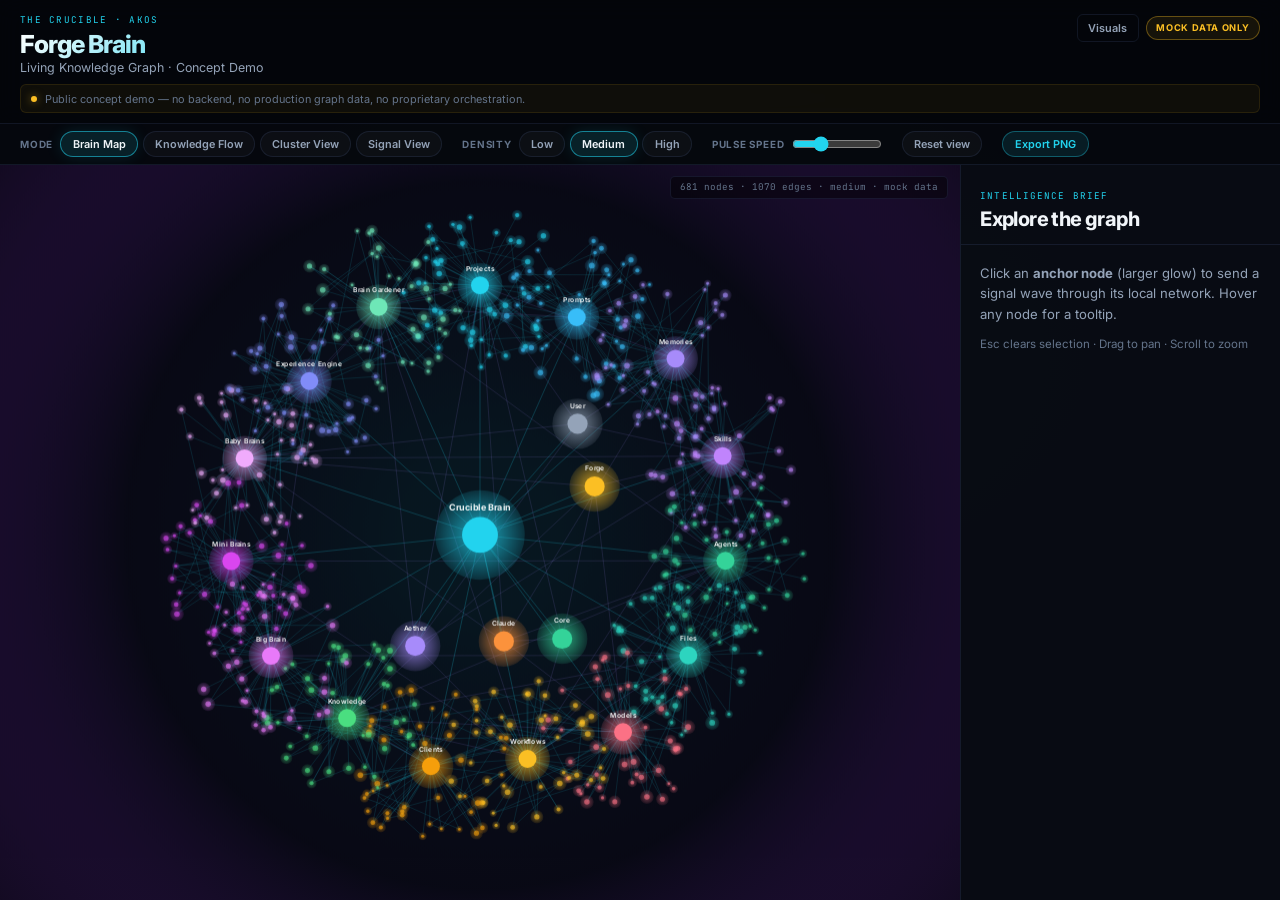
<file: index.html>
<!DOCTYPE html>
<html lang="en">
  <head>
    <meta charset="UTF-8" />
    <meta name="viewport" content="width=device-width, initial-scale=1.0" />
    <meta
      name="description"
      content="Forge Brain — living knowledge graph concept demo for The Crucible AKOS."
    />
    <title>Forge Brain — Redirecting…</title>
    <meta http-equiv="refresh" content="0; url=demo/index.html" />
    <style>
      :root {
        color-scheme: dark;
      }
      body {
        margin: 0;
        min-height: 100vh;
        display: grid;
        place-items: center;
        font-family: Inter, system-ui, sans-serif;
        background: #04060a;
        color: #f1f5f9;
      }
      main {
        text-align: center;
        padding: 2rem;
      }
      h1 {
        font-size: 1.35rem;
        font-weight: 700;
        letter-spacing: -0.03em;
        margin-bottom: 0.5rem;
      }
      p {
        color: #94a3b8;
        font-size: 0.9rem;
        margin-bottom: 1.25rem;
      }
      a {
        display: inline-block;
        padding: 0.65rem 1.25rem;
        border-radius: 999px;
        border: 1px solid rgba(34, 211, 238, 0.45);
        background: rgba(34, 211, 238, 0.12);
        color: #22d3ee;
        font-weight: 600;
        text-decoration: none;
      }
      a:hover {
        background: rgba(34, 211, 238, 0.2);
      }
    </style>
    <script>
      window.location.replace("demo/index.html");
    </script>
  </head>
  <body>
    <main>
      <h1>Forge Brain</h1>
      <p>Opening the living knowledge graph demo…</p>
      <a href="demo/index.html">Open Forge Brain Demo</a>
    </main>
  </body>
</html>
</file>
<file: demo/styles.css>
:root {
  --bg: #04060a;
  --surface: rgba(9, 12, 20, 0.94);
  --border: rgba(100, 130, 200, 0.14);
  --text: #f1f5f9;
  --muted: #94a3b8;
  --dim: #64748b;
  --cyan: #22d3ee;
  --font: "Inter", system-ui, sans-serif;
  --mono: "JetBrains Mono", monospace;
}

*,
*::before,
*::after {
  box-sizing: border-box;
  margin: 0;
  padding: 0;
}

html,
body {
  height: 100%;
  overflow: hidden;
}

body {
  font-family: var(--font);
  background: var(--bg);
  color: var(--text);
  -webkit-font-smoothing: antialiased;
}

.app {
  display: grid;
  grid-template-rows: auto auto 1fr;
  height: 100vh;
  background:
    radial-gradient(ellipse 70% 55% at 50% 40%, rgba(34, 211, 238, 0.06) 0%, transparent 60%),
    var(--bg);
}

.hero {
  padding: 0.9rem 1.25rem 0.6rem;
  border-bottom: 1px solid var(--border);
  background: rgba(4, 6, 10, 0.9);
  backdrop-filter: blur(12px);
}

.hero-row {
  display: flex;
  justify-content: space-between;
  align-items: flex-start;
  gap: 1rem;
  margin-bottom: 0.55rem;
}

.eyebrow {
  font-family: var(--mono);
  font-size: 0.58rem;
  letter-spacing: 0.14em;
  text-transform: uppercase;
  color: var(--cyan);
  margin-bottom: 0.15rem;
}

.hero h1 {
  font-size: 1.55rem;
  font-weight: 800;
  letter-spacing: -0.04em;
  background: linear-gradient(135deg, #fff, var(--cyan));
  -webkit-background-clip: text;
  -webkit-text-fill-color: transparent;
  background-clip: text;
}

.tagline {
  font-size: 0.78rem;
  color: var(--muted);
  margin-top: 0.1rem;
}

.hero-badges {
  display: flex;
  gap: 0.45rem;
  align-items: center;
}

.link-btn {
  font-size: 0.68rem;
  font-weight: 600;
  color: var(--muted);
  text-decoration: none;
  padding: 0.35rem 0.65rem;
  border: 1px solid var(--border);
  border-radius: 6px;
}

.link-btn:hover {
  color: var(--text);
  border-color: rgba(34, 211, 238, 0.4);
}

.badge {
  font-size: 0.58rem;
  font-weight: 700;
  text-transform: uppercase;
  letter-spacing: 0.07em;
  padding: 0.35rem 0.6rem;
  border-radius: 999px;
  color: #fbbf24;
  border: 1px solid rgba(251, 191, 36, 0.35);
  background: rgba(251, 191, 36, 0.08);
}

.notice {
  display: flex;
  align-items: center;
  gap: 0.5rem;
  font-size: 0.68rem;
  color: var(--dim);
  padding: 0.4rem 0.65rem;
  border-radius: 6px;
  background: rgba(251, 191, 36, 0.05);
  border: 1px solid rgba(251, 191, 36, 0.1);
}

.notice-pulse {
  width: 6px;
  height: 6px;
  border-radius: 50%;
  background: #fbbf24;
  box-shadow: 0 0 8px rgba(251, 191, 36, 0.5);
  animation: blink 2s ease-in-out infinite;
}

@keyframes blink {
  50% {
    opacity: 0.3;
  }
}

.controls {
  display: flex;
  flex-wrap: wrap;
  align-items: center;
  gap: 0.75rem 1.25rem;
  padding: 0.45rem 1.25rem;
  border-bottom: 1px solid var(--border);
  background: rgba(6, 8, 14, 0.92);
}

.control-group {
  display: flex;
  align-items: center;
  gap: 0.45rem;
}

.control-label {
  font-size: 0.62rem;
  font-weight: 700;
  text-transform: uppercase;
  letter-spacing: 0.08em;
  color: var(--dim);
}

.btn-row {
  display: flex;
  gap: 0.3rem;
}

.btn-row button,
.reset-btn {
  font-family: var(--font);
  font-size: 0.68rem;
  font-weight: 600;
  padding: 0.32rem 0.7rem;
  border-radius: 999px;
  border: 1px solid var(--border);
  background: rgba(255, 255, 255, 0.03);
  color: var(--muted);
  cursor: pointer;
  transition: all 0.2s ease;
}

.btn-row button:hover,
.reset-btn:hover,
.export-btn:hover {
  color: var(--text);
  border-color: rgba(34, 211, 238, 0.4);
}

.export-btn {
  font-family: var(--font);
  font-size: 0.68rem;
  font-weight: 600;
  padding: 0.32rem 0.75rem;
  border-radius: 999px;
  border: 1px solid rgba(34, 211, 238, 0.35);
  background: rgba(34, 211, 238, 0.1);
  color: var(--cyan);
  cursor: pointer;
  transition: all 0.2s ease;
}

.export-btn:hover {
  background: rgba(34, 211, 238, 0.18);
  box-shadow: 0 0 18px rgba(34, 211, 238, 0.15);
}

.btn-row button.active {
  color: var(--text);
  border-color: rgba(34, 211, 238, 0.55);
  background: rgba(34, 211, 238, 0.12);
  box-shadow: 0 0 16px rgba(34, 211, 238, 0.12);
}

#pulse-speed {
  width: 90px;
  accent-color: var(--cyan);
}

.stage {
  display: grid;
  grid-template-columns: 1fr 320px;
  min-height: 0;
}

.canvas-wrap {
  position: relative;
  min-height: 0;
  overflow: hidden;
  cursor: grab;
}

.canvas-wrap:active {
  cursor: grabbing;
}

#graph-canvas {
  display: block;
  width: 100%;
  height: 100%;
}

.hub-label {
  display: none;
}

.stats {
  position: absolute;
  top: 0.65rem;
  right: 0.75rem;
  font-family: var(--mono);
  font-size: 0.58rem;
  color: var(--dim);
  padding: 0.3rem 0.55rem;
  border-radius: 5px;
  background: rgba(0, 0, 0, 0.45);
  border: 1px solid var(--border);
  pointer-events: none;
}

.sidebar {
  display: flex;
  flex-direction: column;
  border-left: 1px solid var(--border);
  background: var(--surface);
  min-height: 0;
}

.sidebar-head {
  padding: 1.1rem 1.2rem 0.85rem;
  border-bottom: 1px solid var(--border);
}

.sidebar-eyebrow {
  font-family: var(--mono);
  font-size: 0.58rem;
  letter-spacing: 0.12em;
  text-transform: uppercase;
  color: var(--cyan);
}

.sidebar-head h2 {
  font-size: 1.25rem;
  font-weight: 750;
  letter-spacing: -0.03em;
  margin-top: 0.25rem;
}

.sidebar-body {
  flex: 1;
  overflow-y: auto;
  padding: 1.1rem 1.2rem;
}

.panel-empty {
  font-size: 0.82rem;
  line-height: 1.55;
  color: var(--muted);
}

.panel-empty .hint {
  margin-top: 0.75rem;
  font-size: 0.72rem;
  color: var(--dim);
}

.panel-content {
  display: none;
}

.panel-content.active {
  display: block;
  animation: up 0.3s ease;
}

@keyframes up {
  from {
    opacity: 0;
    transform: translateY(6px);
  }
  to {
    opacity: 1;
    transform: translateY(0);
  }
}

.badge-row {
  display: flex;
  flex-wrap: wrap;
  gap: 0.35rem;
  margin-bottom: 0.7rem;
}

.cat-badge,
.orbit-badge {
  font-size: 0.58rem;
  font-weight: 700;
  text-transform: uppercase;
  letter-spacing: 0.06em;
  padding: 0.2rem 0.5rem;
  border-radius: 4px;
}

.cat-badge {
  background: rgba(34, 211, 238, 0.12);
  color: var(--cyan);
}

.orbit-badge {
  background: rgba(255, 255, 255, 0.05);
  color: var(--dim);
  border: 1px solid var(--border);
}

.node-title {
  font-size: 1.35rem;
  font-weight: 750;
  margin-bottom: 0.65rem;
}

.node-desc {
  font-size: 0.8rem;
  line-height: 1.6;
  color: var(--muted);
  margin-bottom: 1rem;
}

.conn-section h4 {
  font-size: 0.62rem;
  font-weight: 700;
  text-transform: uppercase;
  letter-spacing: 0.08em;
  color: var(--dim);
  margin-bottom: 0.45rem;
}

.pill-row {
  display: flex;
  flex-wrap: wrap;
  gap: 0.35rem;
}

.pill {
  font-family: var(--font);
  font-size: 0.7rem;
  font-weight: 600;
  padding: 0.35rem 0.65rem;
  border-radius: 999px;
  border: 1px solid var(--border);
  background: rgba(255, 255, 255, 0.04);
  color: var(--muted);
  cursor: pointer;
}

.pill:hover {
  color: var(--text);
  border-color: rgba(34, 211, 238, 0.45);
  background: rgba(34, 211, 238, 0.1);
}

.boundary {
  margin-top: 1.1rem;
  padding: 0.65rem 0.75rem;
  border-radius: 8px;
  font-size: 0.68rem;
  line-height: 1.5;
  color: var(--dim);
  background: rgba(251, 191, 36, 0.05);
  border: 1px solid rgba(251, 191, 36, 0.12);
}

.boundary strong {
  color: #fbbf24;
}

.tooltip {
  position: fixed;
  z-index: 300;
  max-width: 260px;
  padding: 0.5rem 0.75rem;
  border-radius: 8px;
  font-size: 0.72rem;
  line-height: 1.4;
  background: rgba(8, 12, 20, 0.96);
  border: 1px solid var(--border);
  box-shadow: 0 12px 40px rgba(0, 0, 0, 0.55);
  pointer-events: none;
  opacity: 0;
  transition: opacity 0.15s ease;
}

.tooltip.visible {
  opacity: 1;
}

@media (max-width: 900px) {
  .stage {
    grid-template-columns: 1fr;
    grid-template-rows: 1fr auto;
  }

  .sidebar {
    border-left: none;
    border-top: 1px solid var(--border);
    max-height: 38vh;
  }
}

@media (max-width: 520px) {
  .controls {
    flex-direction: column;
    align-items: flex-start;
  }

  .hero h1 {
    font-size: 1.25rem;
  }
}
</file>
